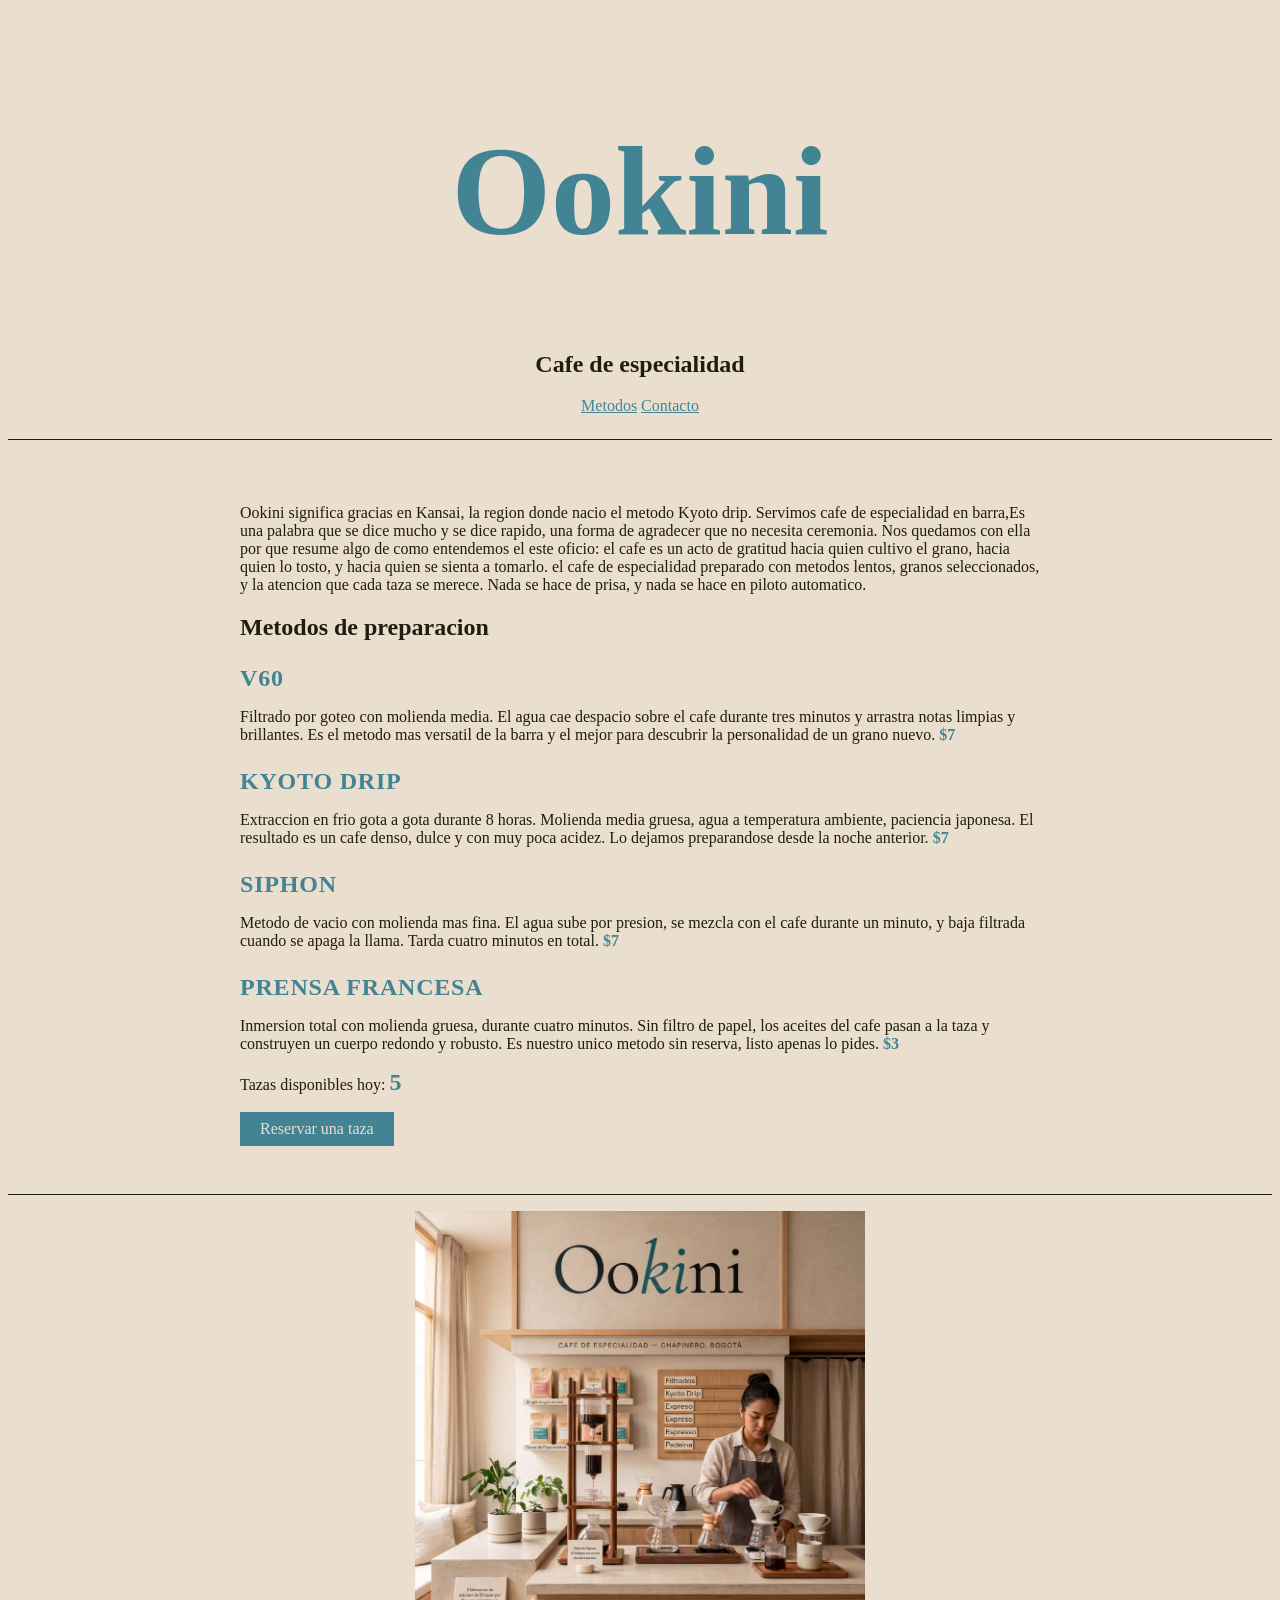
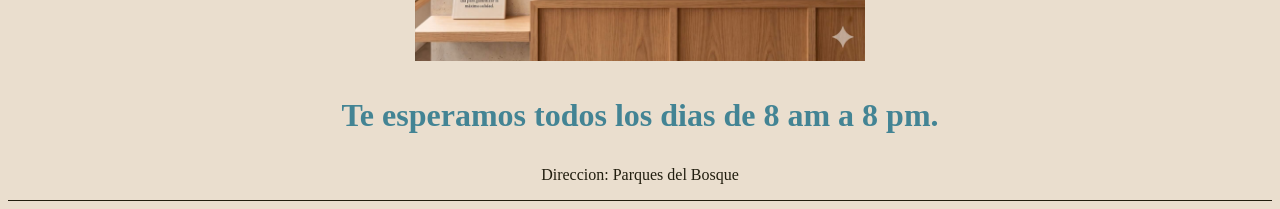
<file: index.html>
<!DOCTYPE html>
<html lang="es">

<head>
    <meta charset="UTF-8">
    <meta name="viewport" content="width=device-width, initial-scale=1.0">
    <title>Ookini</title>
    <link rel="stylesheet" href="styles.css">
</head>

<body>
<header>
    <h1>Ookini</h1>
    <h2>Cafe de especialidad</h2>
    <nav>
    <a href="#metodos">Metodos</a>
    <a href="#contacto">Contacto</a>
</nav>
</header>

<main>
    <section id="metodos">
    <p>Ookini significa gracias en Kansai, la region donde nacio el metodo Kyoto drip. Servimos cafe de especialidad en barra,Es una palabra que se dice mucho y se dice rapido, una forma de agradecer que no necesita ceremonia. Nos quedamos con ella por que resume algo de como entendemos el este oficio: el cafe es un acto de gratitud hacia quien cultivo el grano, hacia quien lo tosto, y hacia quien se sienta a tomarlo. el cafe de especialidad preparado con metodos lentos, granos seleccionados, y la atencion que cada taza se merece. Nada se hace de prisa, y nada se hace en piloto automatico.</p>

    <h2>Metodos de preparacion</h2>
    <h3 class="metodo-titulo">V60</h3>
    <p>Filtrado por goteo con molienda media. El agua cae despacio sobre el cafe durante tres minutos y arrastra notas
        limpias y brillantes. Es el metodo mas versatil de la barra y el mejor para descubrir la personalidad de un
        grano nuevo. <span class="precio">$7</span></p>
        <h3 class="metodo-titulo"> Kyoto drip</h3>
    <p>Extraccion en frio gota a gota durante 8 horas. Molienda media gruesa, agua a temperatura ambiente, paciencia
        japonesa. El resultado es un cafe denso, dulce y con muy poca acidez. Lo dejamos preparandose desde la noche
        anterior. <span class="precio">$7</span></p>
        <h3 class="metodo-titulo"> Siphon</h3>    
    <p>Metodo de vacio con molienda mas fina. El agua sube por presion, se mezcla con el cafe durante un minuto, y baja
        filtrada cuando se apaga la llama. Tarda cuatro minutos en total. <span class="precio">$7</span></p>
        <h3 class="metodo-titulo"> Prensa Francesa</h3>
    <p>Inmersion total con molienda gruesa, durante cuatro minutos. Sin filtro de papel, los aceites del cafe pasan a la taza y construyen un cuerpo redondo y robusto. Es nuestro unico metodo sin reserva, listo apenas lo pides. <span class="precio">$3</span></p>
</section>
<section id="reservas">
<p>Tazas disponibles hoy: <span id="contador-tazas">5</span></p>
<button id="boton-reservar">Reservar una taza</button>
</section>
</main>
<footer id="contacto">
    <img src="ookini.png" alt="Barra de Ookini, cafe de especialidad" width="450" >
    <p class="piedepagina">Te esperamos todos los dias de 8 am a 8 pm.</p>
    <p> Direccion: Parques del Bosque</p>
</footer>
<script src="script.js"></script>
</body>

</html>
</file>
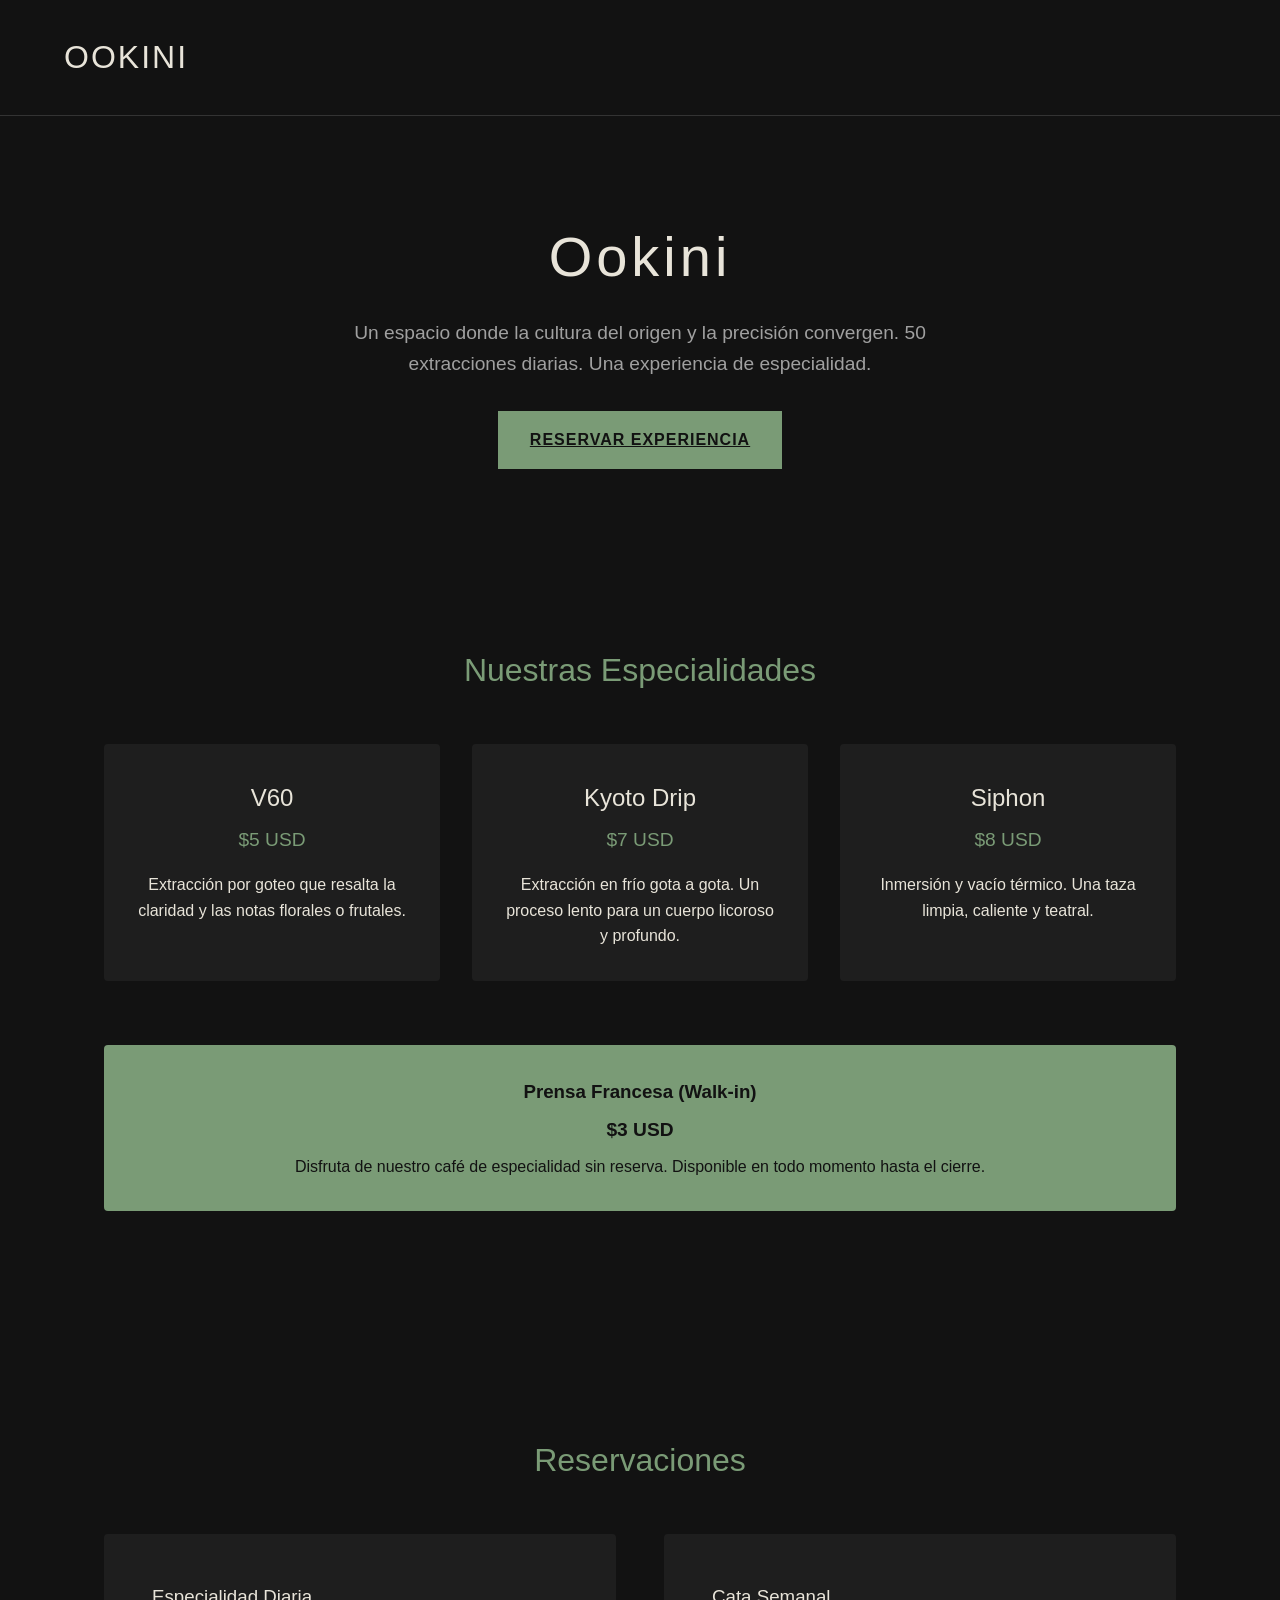
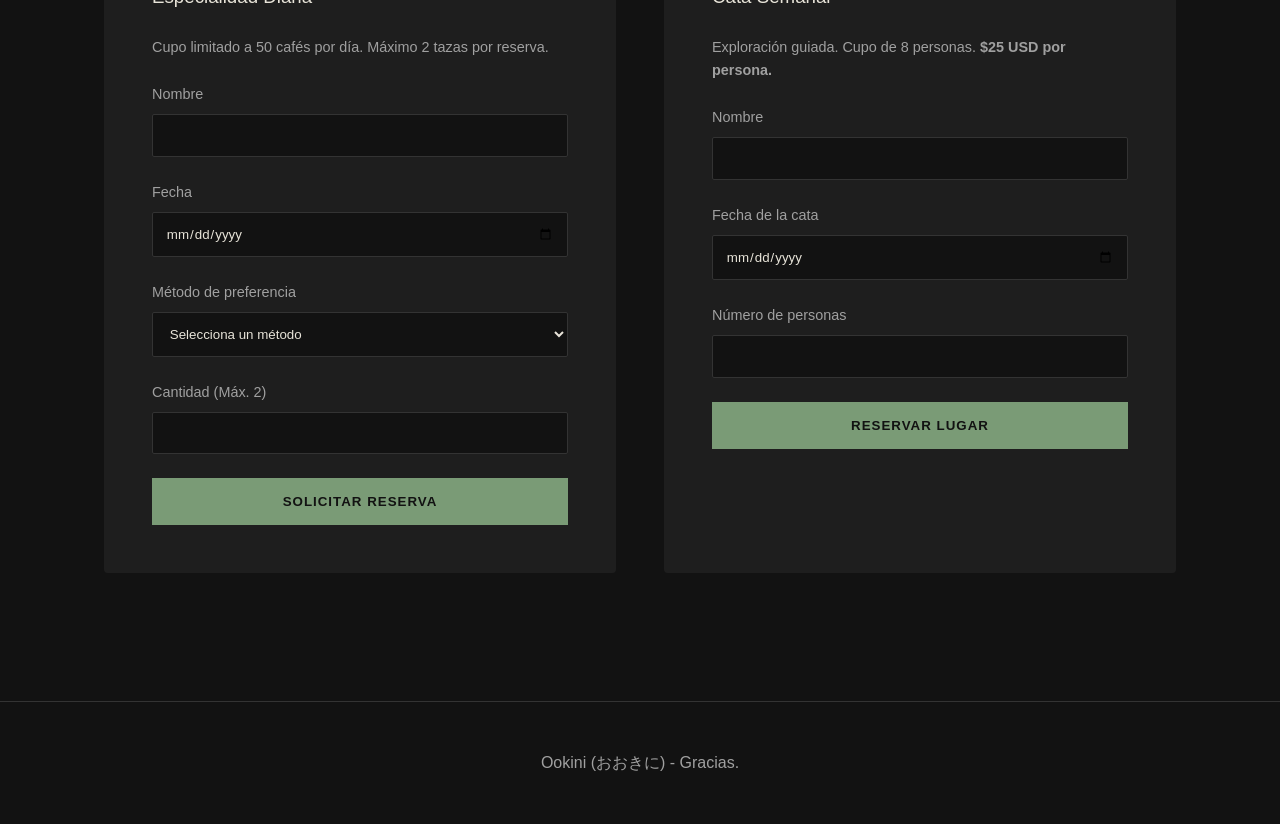
<file: Ookini-v0.html>
<!DOCTYPE html>
<html lang="es">

<head>
    <meta charset="UTF-8">
    <meta name="viewport" content="width=device-width, initial-scale=1.0">
    <title>Ookini | Cafe del barrio</title>
    <style>
        /* Paleta de colores y tipografía */
        :root {
            --bg-dark: #121212;
            --bg-card: #1e1e1e;
            --matcha-green: #7a9b76;
            --matcha-hover: #63805f;
            --ceramic-white: #e8e4d9;
            --text-muted: #a0a0a0;
        }

        * {
            margin: 0;
            padding: 0;
            box-sizing: border-box;
            font-family: 'Helvetica Neue', Arial, sans-serif;
        }

        body {
            background-color: var(--bg-dark);
            color: var(--ceramic-white);
            line-height: 1.6;
        }

        /* Navegación */
        header {
            padding: 2rem 5%;
            display: flex;
            justify-content: space-between;
            align-items: center;
            border-bottom: 1px solid #333;
        }

        .logo {
            font-size: 2rem;
            font-weight: 300;
            letter-spacing: 2px;
            color: var(--ceramic-white);
            text-decoration: none;
        }

        /* Sección Hero */
        .hero {
            text-align: center;
            padding: 6rem 5%;
            background: linear-gradient(rgba(18, 18, 18, 0.9), rgba(18, 18, 18, 0.9)), url('https://images.unsplash.com/photo-1497935586351-b67a49e012bf?auto=format&fit=crop&q=80') center/cover;
        }

        .hero h1 {
            font-size: 3.5rem;
            font-weight: 300;
            margin-bottom: 1rem;
            letter-spacing: 4px;
        }

        .hero p {
            font-size: 1.2rem;
            color: var(--text-muted);
            max-width: 600px;
            margin: 0 auto 2rem auto;
        }

        /* Menú y Especialidades */
        .section {
            padding: 5rem 5%;
            max-width: 1200px;
            margin: 0 auto;
        }

        .section-title {
            text-align: center;
            font-size: 2rem;
            font-weight: 300;
            margin-bottom: 3rem;
            color: var(--matcha-green);
        }

        .menu-grid {
            display: grid;
            grid-template-columns: repeat(auto-fit, minmax(250px, 1fr));
            gap: 2rem;
        }

        .menu-card {
            background: var(--bg-card);
            padding: 2rem;
            border-radius: 4px;
            text-align: center;
            border-top: 3px solid transparent;
            transition: border-color 0.3s;
        }

        .menu-card:hover {
            border-top: 3px solid var(--matcha-green);
        }

        .menu-card h3 {
            font-size: 1.5rem;
            margin-bottom: 0.5rem;
            font-weight: 400;
        }

        .price {
            color: var(--matcha-green);
            font-size: 1.2rem;
            margin-bottom: 1rem;
            display: block;
        }

        .walk-in-banner {
            background: var(--matcha-green);
            color: var(--bg-dark);
            text-align: center;
            padding: 2rem;
            margin: 4rem 0;
            border-radius: 4px;
        }

        /* Formularios de Reserva */
        .forms-container {
            display: grid;
            grid-template-columns: repeat(auto-fit, minmax(300px, 1fr));
            gap: 3rem;
        }

        .form-box {
            background: var(--bg-card);
            padding: 3rem;
            border-radius: 4px;
        }

        .form-box h3 {
            margin-bottom: 1.5rem;
            font-weight: 300;
        }

        .form-group {
            margin-bottom: 1.5rem;
        }

        label {
            display: block;
            margin-bottom: 0.5rem;
            font-size: 0.9rem;
            color: var(--text-muted);
        }

        input,
        select {
            width: 100%;
            padding: 0.8rem;
            background: var(--bg-dark);
            border: 1px solid #333;
            color: var(--ceramic-white);
            border-radius: 2px;
        }

        input:focus,
        select:focus {
            outline: none;
            border-color: var(--matcha-green);
        }

        .btn {
            display: inline-block;
            width: 100%;
            padding: 1rem;
            background: var(--matcha-green);
            color: var(--bg-dark);
            border: none;
            font-weight: bold;
            cursor: pointer;
            transition: background 0.3s;
            text-transform: uppercase;
            letter-spacing: 1px;
        }

        .btn:hover {
            background: var(--matcha-hover);
        }

        footer {
            text-align: center;
            padding: 3rem;
            border-top: 1px solid #333;
            color: var(--text-muted);
            margin-top: 3rem;
        }
    </style>
</head>

<body>

    <header>
        <a href="#" class="logo">OOKINI</a>
    </header>

    <section class="hero">
        <h1>Ookini</h1>
        <p>Un espacio donde la cultura del origen y la precisión convergen. 50 extracciones diarias. Una experiencia de
            especialidad.</p>
        <a href="#reservas" class="btn" style="width: auto; padding: 1rem 2rem;">Reservar Experiencia</a>
    </section>

    <section class="section" id="menu">
        <h2 class="section-title">Nuestras Especialidades</h2>
        <div class="menu-grid">
            <div class="menu-card">
                <h3>V60</h3>
                <span class="price">$5 USD</span>
                <p class="text-muted">Extracción por goteo que resalta la claridad y las notas florales o frutales.</p>
            </div>
            <div class="menu-card">
                <h3>Kyoto Drip</h3>
                <span class="price">$7 USD</span>
                <p class="text-muted">Extracción en frío gota a gota. Un proceso lento para un cuerpo licoroso y
                    profundo.</p>
            </div>
            <div class="menu-card">
                <h3>Siphon</h3>
                <span class="price">$8 USD</span>
                <p class="text-muted">Inmersión y vacío térmico. Una taza limpia, caliente y teatral.</p>
            </div>
        </div>

        <div class="walk-in-banner">
            <h3>Prensa Francesa (Walk-in)</h3>
            <span style="display: block; font-size: 1.2rem; font-weight: bold; margin: 0.5rem 0;">$3 USD</span>
            <p>Disfruta de nuestro café de especialidad sin reserva. Disponible en todo momento hasta el cierre.</p>
        </div>
    </section>

    <section class="section" id="reservas">
        <h2 class="section-title">Reservaciones</h2>
        <div class="forms-container">

            <!-- Formulario Especialidad -->
            <div class="form-box">
                <h3>Especialidad Diaria</h3>
                <p style="color: var(--text-muted); margin-bottom: 1.5rem; font-size: 0.9rem;">Cupo limitado a 50 cafés
                    por día. Máximo 2 tazas por reserva.</p>
                <form id="form-especialidad">
                    <div class="form-group">
                        <label>Nombre</label>
                        <input type="text" required>
                    </div>
                    <div class="form-group">
                        <label>Fecha</label>
                        <input type="date" required>
                    </div>
                    <div class="form-group">
                        <label>Método de preferencia</label>
                        <select required>
                            <option value="">Selecciona un método</option>
                            <option value="v60">V60</option>
                            <option value="kyoto">Kyoto Drip</option>
                            <option value="siphon">Siphon</option>
                            <option value="decidir">Decidir en barra</option>
                        </select>
                    </div>
                    <div class="form-group">
                        <label>Cantidad (Máx. 2)</label>
                        <input type="number" min="1" max="2" required>
                    </div>
                    <button type="submit" class="btn">Solicitar Reserva</button>
                </form>
            </div>

            <!-- Formulario Cata -->
            <div class="form-box">
                <h3>Cata Semanal</h3>
                <p style="color: var(--text-muted); margin-bottom: 1.5rem; font-size: 0.9rem;">Exploración guiada. Cupo
                    de 8 personas. <strong>$25 USD por persona.</strong></p>
                <form id="form-cata">
                    <div class="form-group">
                        <label>Nombre</label>
                        <input type="text" required>
                    </div>
                    <div class="form-group">
                        <label>Fecha de la cata</label>
                        <input type="date" required>
                    </div>
                    <div class="form-group">
                        <label>Número de personas</label>
                        <input type="number" min="1" max="8" required>
                    </div>
                    <button type="submit" class="btn">Reservar Lugar</button>
                </form>
            </div>

        </div>
    </section>

    <footer>
        <p>Ookini (おおきに) - Gracias.</p>
    </footer>

    <script>
        // Lógica básica para manejar las reservas nativas sin recargar la página
        document.getElementById('form-especialidad').addEventListener('submit', function (e) {
            e.preventDefault();
            alert('¡Gracias por tu reserva en Ookini! Hemos registrado tu solicitud para el café de especialidad. Te esperamos.');
            this.reset();
        });

        document.getElementById('form-cata').addEventListener('submit', function (e) {
            e.preventDefault();
            alert('¡Tu lugar en la cata semanal está reservado! Nos emociona compartir esta experiencia contigo.');
            this.reset();
        });
    </script>
</body>

</html>
</file>
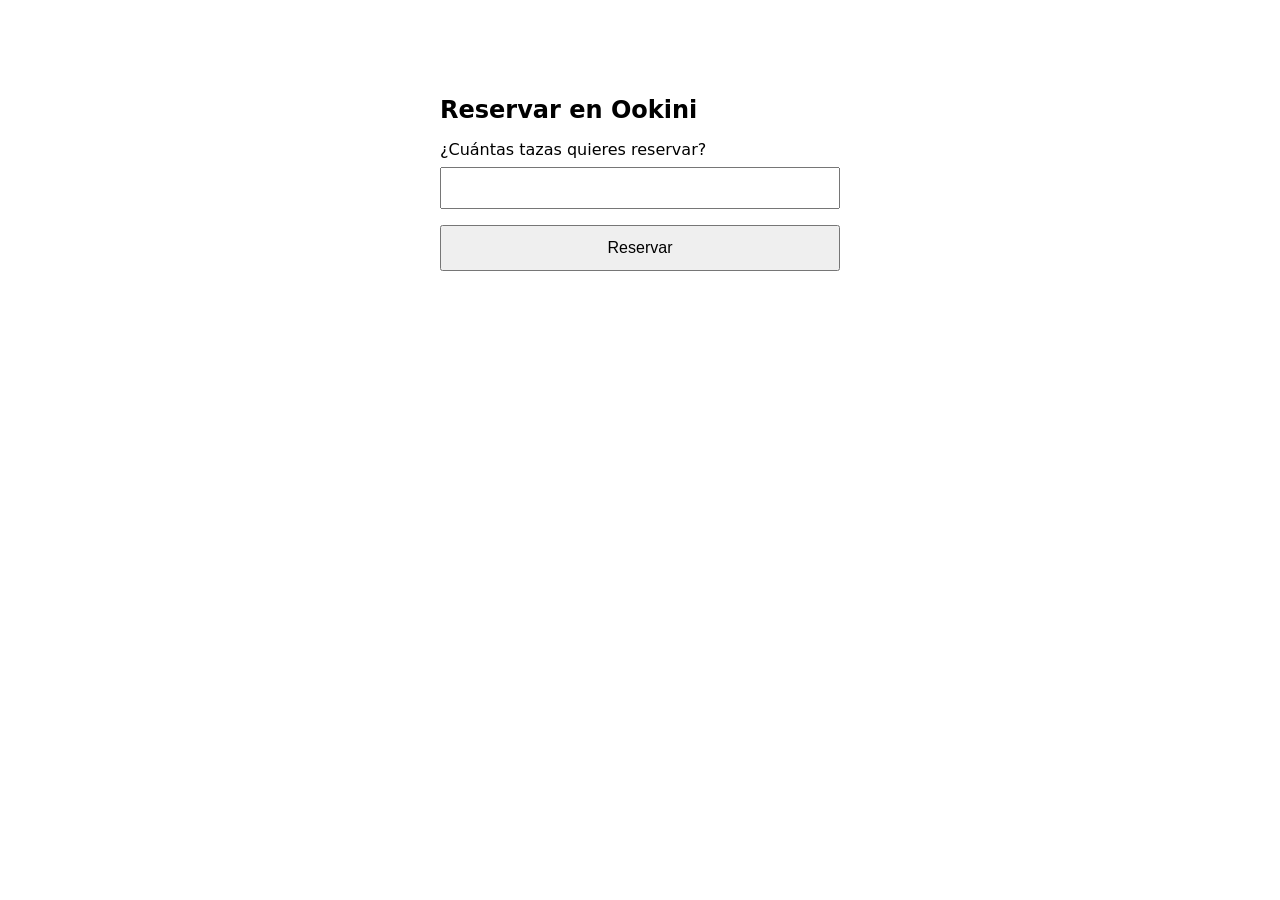
<file: EJERCICIO DE DEPURACION/debugging.html>
<!DOCTYPE html>
<html lang="es">

<head>
  <meta charset="UTF-8">
  <title>Ookini - Reservar</title>
  <style>
    body {
      font-family: system-ui, sans-serif;
      max-width: 400px;
      margin: 60px auto;
      padding: 20px;
    }

    h1 {
      font-size: 24px;
    }

    label {
      display: block;
      margin-bottom: 8px;
    }

    input {
      width: 100%;
      padding: 10px;
      font-size: 16px;
      margin-bottom: 16px;
      box-sizing: border-box;
    }

    button {
      width: 100%;
      padding: 12px;
      font-size: 16px;
      cursor: pointer;
    }
  </style>
</head>

<body>
  <h1>Reservar en Ookini</h1>
  <label for="cantidad">¿Cuántas tazas quieres reservar?</label>
  <input type="text" id="cantidad">
  <button id="reservar">Reservar</button>

  <script>
    //function puedeReservar(cantidad) {
      //if (cantidad > 2) {
       // return false;
      //}
      //return true;
    //}

    //---- CODIGO NUEVO-----

    function puedeReservar(cantidad) {
  // 1. Validar entradas vacías, nulas o que sean texto. 
  // 'typeof' asegura que el tipo de dato sea estrictamente numérico.

  //if (typeof cantidad !=="number") {
   // return false;
  //}

  // Opcional pero recomendado: Validar que sea un número entero. 
  // Esto evita que alguien intente ingresar decimales (ej. 1.5 tazas).

  //if (!Number.isInteger(cantidad)) {
   // return false;
  //}

  // 2. Validar los límites permitidos (menor a 1 es inválido, mayor a 2 es inválido).
  if (cantidad < 1 || cantidad > 2) {
    return false;
  }


  // Si pasa todas las pruebas, la reserva es válida.
  return true;
}




    const input = document.querySelector("#cantidad");
    const boton = document.querySelector("#reservar");

    boton.addEventListener("click", function () {
      const cantidad = input.value;
      console.log("La cantidad es:", cantidad); 
      console.log("El tipo es:", typeof cantidad);
      if (puedeReservar(cantidad)) {
        alert("Reserva confirmada");
      } else {
        alert("No se puede reservar esa cantidad");
      }
    });
  </script>
</body>

</html>
</file>
<file: styles.css>
body{
    background-color: #eadece;
    font-family: Georgia, serif;
    color:#211d0e;
}
h1 {
    color: #438494;
    font-size: 8rem;
    }
header {
        padding: 1.5rem 2rem;
    border-bottom: 1px solid #211d0e;
     text-align: center;
     
}
nav a{
    color:#438494;
   }
main{
    padding: 3rem 2rem;
    max-width: 800px;
    margin:0 auto;

}
.metodo-titulo{
    font-size: 1.5rem;
    letter-spacing: 0.05rem;
    text-transform: uppercase;
    margin-bottom: 0.25rem;
    color: #438494;
}
.precio{
    font-weight: bold;
    color:#438494
}

footer{
    padding-top: 1rem;
    border-top:1px solid #211d0e ;
     border-bottom: 1px solid #211d0e;
        text-align: center;        
}
.piedepagina{
    font-weight: bold;
    color: #438494;
    font-size: 2rem;
}
#reservas{
    align-items: center;
    gap: 0.75rem;
}
#contador-tazas{
    font-size: 1.5rem;
    font-weight: bold;
    color: #438494;
    }
#boton-reservar{
    display: block;
    margin-top: 1rem;
    padding: 0.5rem 1.25rem;
    background-color: #438494;
    color: #eadece;
    border: none;
    font-family: georgia, serif;
    font-size: 1rem;
    cursor: pointer;
}
</file>
